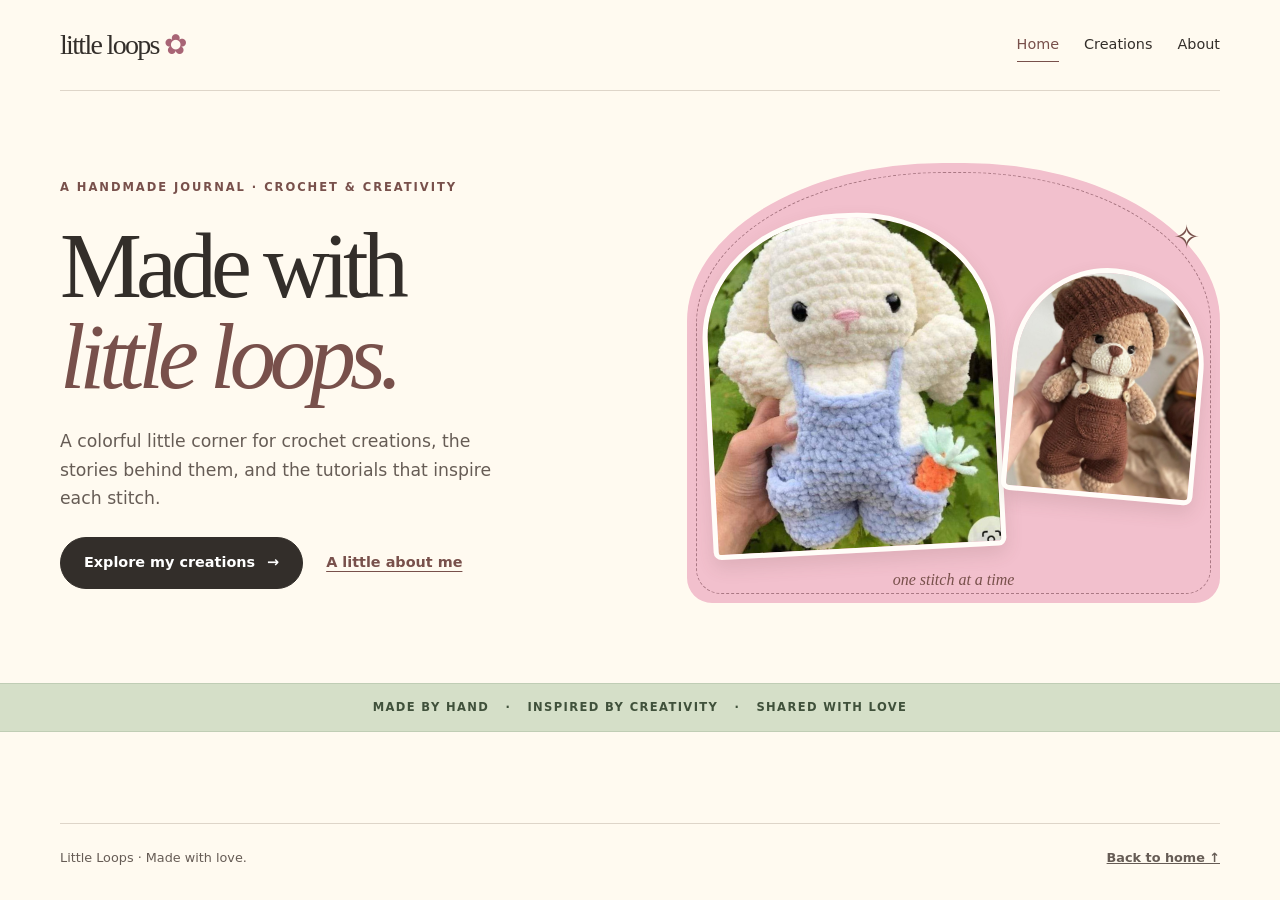
<file: index.html>
<!doctype html><html lang="en"><head><meta charset="utf-8"><meta name="viewport" content="width=device-width, initial-scale=1"><meta name="description" content="Little Loops — a handmade crochet portfolio."><title>Home | Little Loops</title><link rel="stylesheet" href="styles.css"></head><body><header class="shell nav"><a class="brand" href="index.html">little loops<span> ✿</span></a><nav class="navlinks" aria-label="Main navigation"><a href="index.html" aria-current="page">Home</a><a href="creations.html">Creations</a><a href="about.html">About</a></nav></header><main><section class="shell hero"><div class="hero-copy"><span class="eyebrow">A handmade journal · crochet &amp; creativity</span><h1>Made with<br><em>little loops.</em></h1><p>A colorful little corner for crochet creations, the stories behind them, and the tutorials that inspire each stitch.</p><div class="hero-actions"><a class="button" href="creations.html">Explore my creations <span aria-hidden="true">→</span></a><a class="text-link" href="about.html">A little about me</a></div></div><div class="hero-art"><img class="hero-main" src="images/carrot-bunny.jpg" alt="White crochet bunny in periwinkle overalls"><img class="hero-side" src="images/teddy-bear.jpg" alt="Crochet teddy bear in brown overalls"><span class="spark" aria-hidden="true">✧</span><span class="art-note">one stitch at a time</span></div></section><div class="stripe">MADE BY HAND &nbsp; · &nbsp; INSPIRED BY CREATIVITY &nbsp; · &nbsp; SHARED WITH LOVE</div></main><footer class="shell footer"><span>Little Loops · Made with love.</span><a href="index.html">Back to home ↑</a></footer></body></html>
</file>
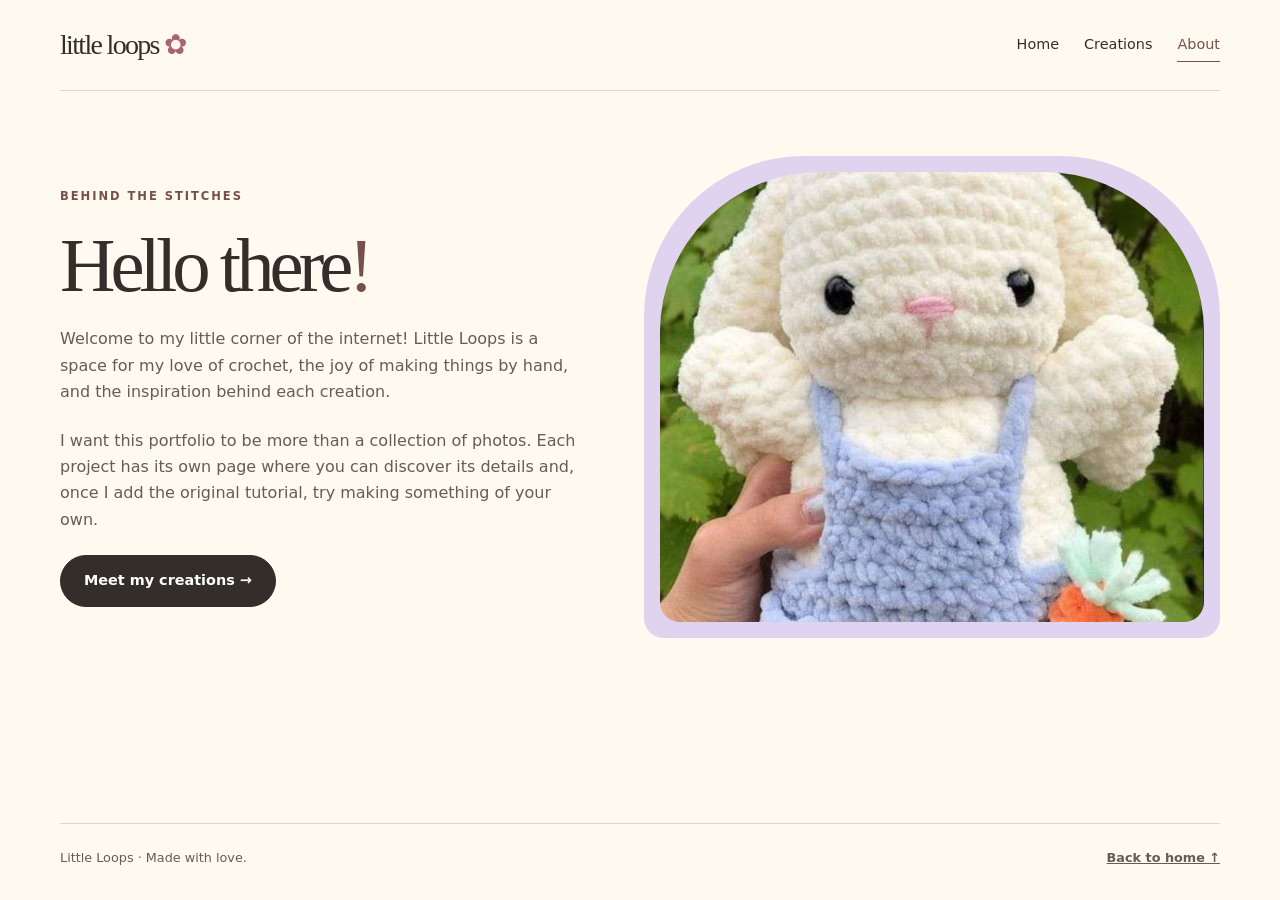
<file: about.html>
<!doctype html><html lang="en"><head><meta charset="utf-8"><meta name="viewport" content="width=device-width, initial-scale=1"><meta name="description" content="Little Loops — a handmade crochet portfolio."><title>About | Little Loops</title><link rel="stylesheet" href="styles.css"></head><body><header class="shell nav"><a class="brand" href="index.html">little loops<span> ✿</span></a><nav class="navlinks" aria-label="Main navigation"><a href="index.html">Home</a><a href="creations.html">Creations</a><a href="about.html" aria-current="page">About</a></nav></header><main><section class="shell about"><div class="about-copy"><span class="eyebrow">Behind the stitches</span><h1>Hello there<span style="color:var(--accent)">!</span></h1><p>Welcome to my little corner of the internet! Little Loops is a space for my love of crochet, the joy of making things by hand, and the inspiration behind each creation.</p><p>I want this portfolio to be more than a collection of photos. Each project has its own page where you can discover its details and, once I add the original tutorial, try making something of your own.</p><a class="button" href="creations.html">Meet my creations →</a></div><div class="about-photo"><img src="images/carrot-bunny.jpg" alt="Crochet bunny with blue overalls and a carrot"></div></section></main><footer class="shell footer"><span>Little Loops · Made with love.</span><a href="index.html">Back to home ↑</a></footer></body></html>
</file>
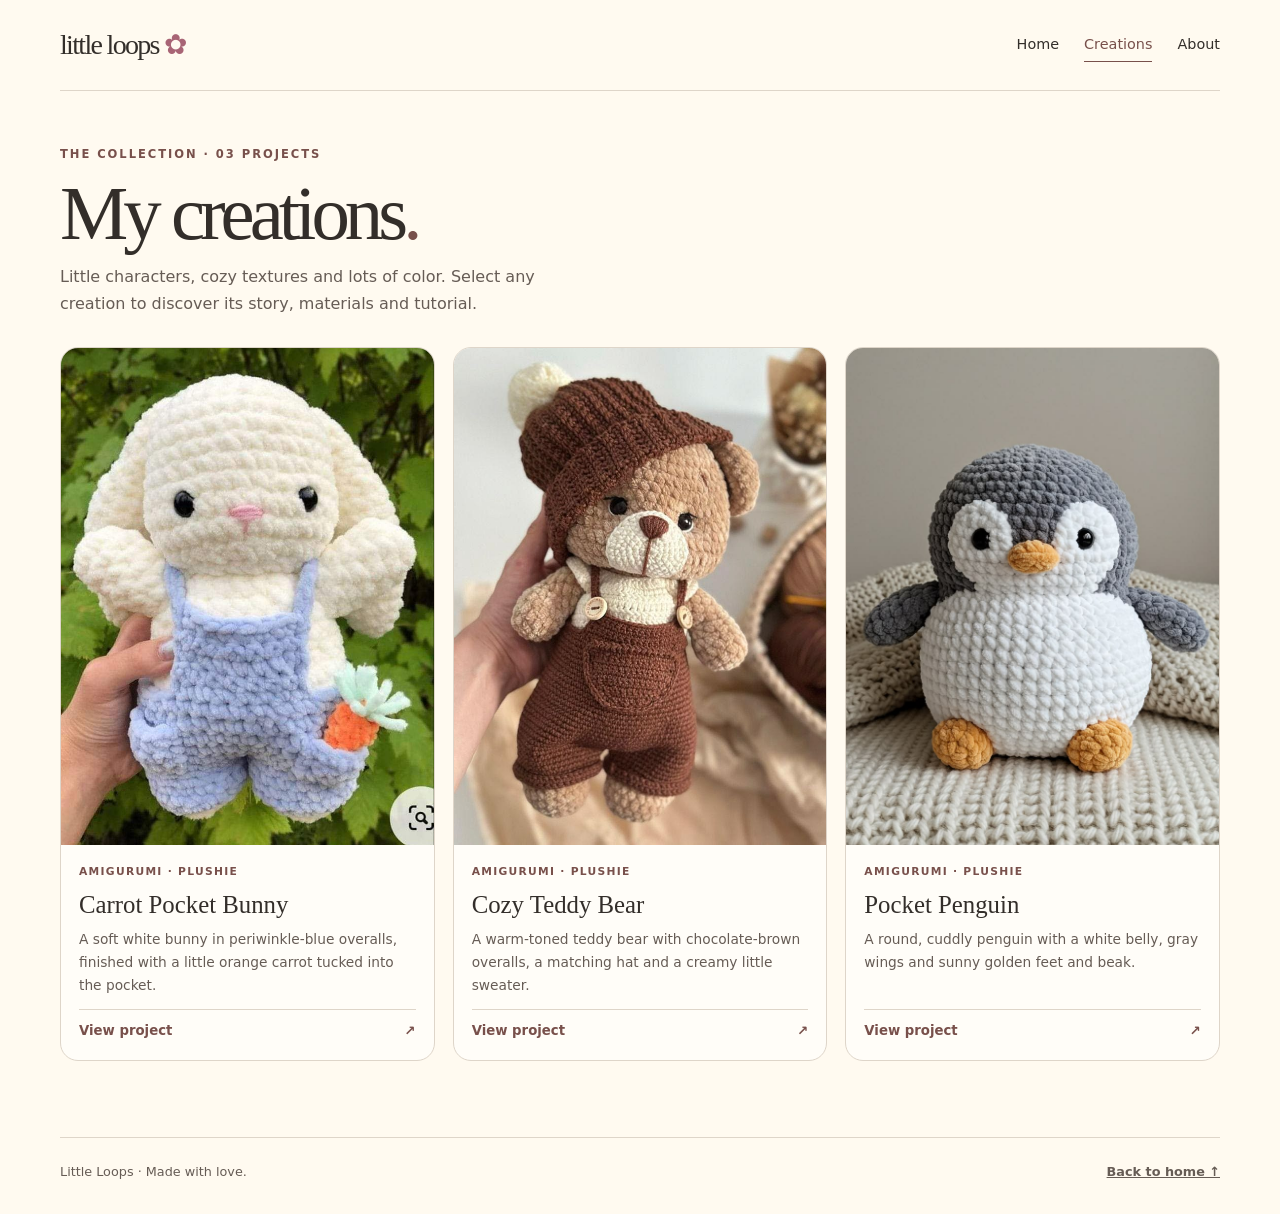
<file: creations.html>
<!doctype html><html lang="en"><head><meta charset="utf-8"><meta name="viewport" content="width=device-width, initial-scale=1"><meta name="description" content="Little Loops — a handmade crochet portfolio."><title>My creations | Little Loops</title><link rel="stylesheet" href="styles.css"></head><body><header class="shell nav"><a class="brand" href="index.html">little loops<span> ✿</span></a><nav class="navlinks" aria-label="Main navigation"><a href="index.html">Home</a><a href="creations.html" aria-current="page">Creations</a><a href="about.html">About</a></nav></header><main><section class="shell page-head"><span class="eyebrow">The collection · 03 projects</span><h1>My creations<span style="color:var(--accent)">.</span></h1><p>Little characters, cozy textures and lots of color. Select any creation to discover its story, materials and tutorial.</p></section><section class="shell gallery" aria-label="Crochet projects"><a class="project lilac" href="projects/carrot-bunny.html"><div class="project-image"><img src="images/carrot-bunny.jpg" alt="Carrot Pocket Bunny" loading="lazy"></div><div class="project-body"><span class="tag">Amigurumi · Plushie</span><h3>Carrot Pocket Bunny</h3><p>A soft white bunny in periwinkle-blue overalls, finished with a little orange carrot tucked into the pocket.</p><span class="card-link">View project <span aria-hidden="true">↗</span></span></div></a><a class="project pink" href="projects/teddy-bear.html"><div class="project-image"><img src="images/teddy-bear.jpg" alt="Cozy Teddy Bear" loading="lazy"></div><div class="project-body"><span class="tag">Amigurumi · Plushie</span><h3>Cozy Teddy Bear</h3><p>A warm-toned teddy bear with chocolate-brown overalls, a matching hat and a creamy little sweater.</p><span class="card-link">View project <span aria-hidden="true">↗</span></span></div></a><a class="project yellow" href="projects/penguin.html"><div class="project-image"><img src="images/penguin.jpg" alt="Pocket Penguin" loading="lazy"></div><div class="project-body"><span class="tag">Amigurumi · Plushie</span><h3>Pocket Penguin</h3><p>A round, cuddly penguin with a white belly, gray wings and sunny golden feet and beak.</p><span class="card-link">View project <span aria-hidden="true">↗</span></span></div></a></section></main><footer class="shell footer"><span>Little Loops · Made with love.</span><a href="index.html">Back to home ↑</a></footer></body></html>
</file>
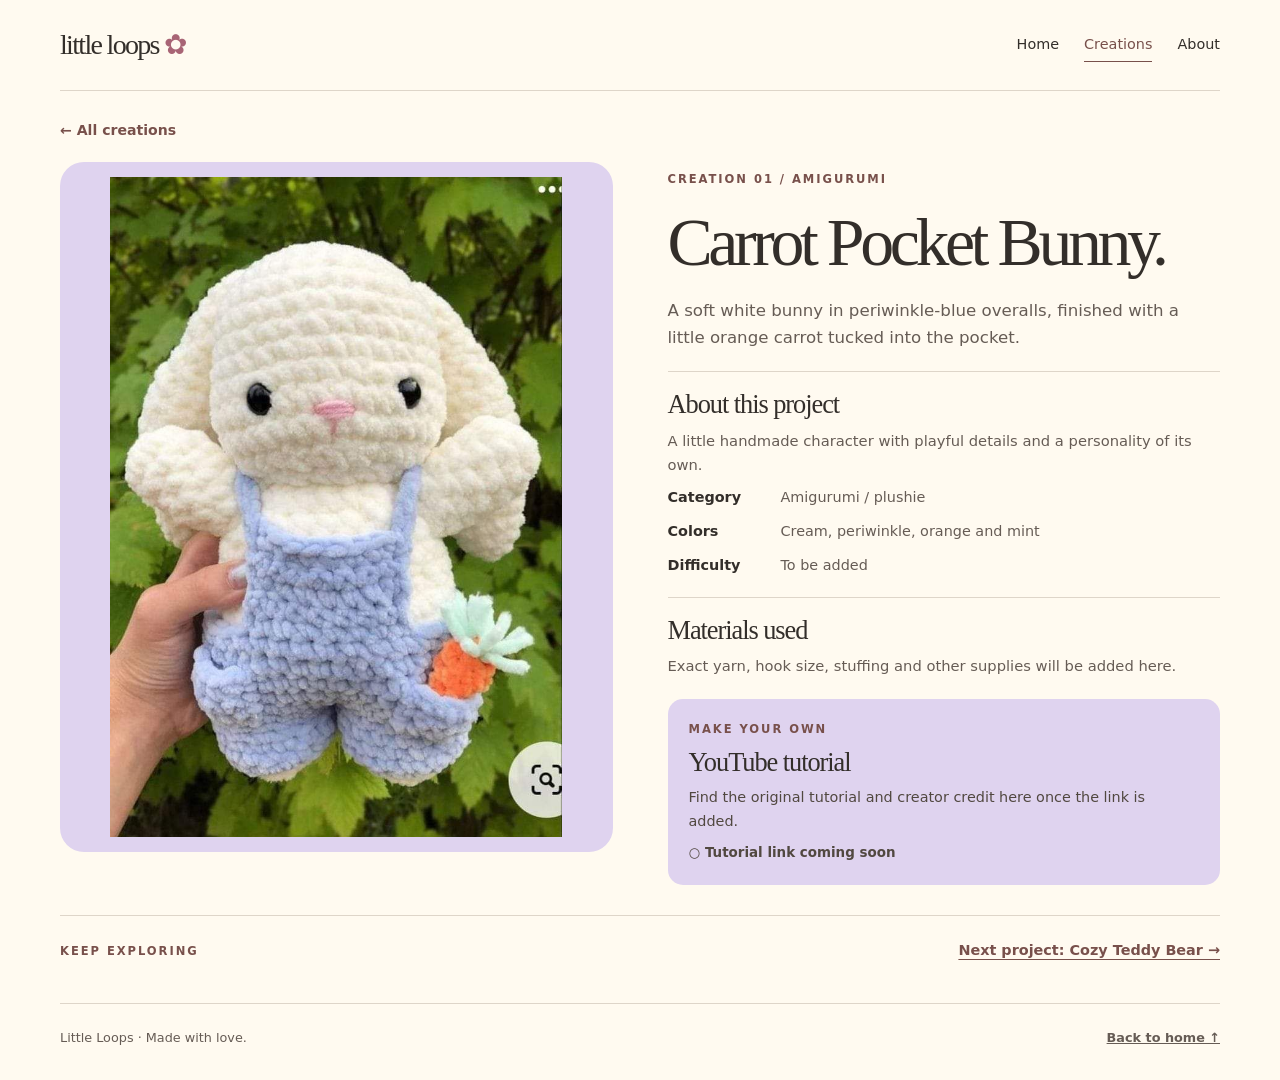
<file: projects/carrot-bunny.html>
<!doctype html><html lang="en"><head><meta charset="utf-8"><meta name="viewport" content="width=device-width, initial-scale=1"><meta name="description" content="Little Loops — a handmade crochet portfolio."><title>Carrot Pocket Bunny | Little Loops</title><link rel="stylesheet" href="../styles.css"></head><body><header class="shell nav"><a class="brand" href="../index.html">little loops<span> ✿</span></a><nav class="navlinks" aria-label="Main navigation"><a href="../index.html">Home</a><a href="../creations.html" aria-current="page">Creations</a><a href="../about.html">About</a></nav></header><main><div class="shell"><a class="back" href="../creations.html">← All creations</a><article class="detail lilac"><div><div class="photo-frame"><img src="../images/carrot-bunny.jpg" alt="Carrot Pocket Bunny"></div></div><div class="detail-copy"><span class="eyebrow">Creation 01 / Amigurumi</span><h1>Carrot Pocket Bunny.</h1><p class="lead">A soft white bunny in periwinkle-blue overalls, finished with a little orange carrot tucked into the pocket.</p><section class="info"><h2>About this project</h2><p>A little handmade character with playful details and a personality of its own.</p><dl><div><dt>Category</dt><dd>Amigurumi / plushie</dd></div><div><dt>Colors</dt><dd>Cream, periwinkle, orange and mint</dd></div><div><dt>Difficulty</dt><dd>To be added</dd></div></dl></section><section class="info"><h2>Materials used</h2><p>Exact yarn, hook size, stuffing and other supplies will be added here.</p></section><section class="tutorial-box"><span class="eyebrow">Make your own</span><h2>YouTube tutorial</h2><p>Find the original tutorial and creator credit here once the link is added.</p><!-- Replace the following status with an anchor to the original YouTube video when available. --><span class="pending">○ Tutorial link coming soon</span></section></div></article><div class="related"><span class="eyebrow">Keep exploring</span><a class="text-link" href="teddy-bear.html">Next project: Cozy Teddy Bear →</a></div></div></main><footer class="shell footer"><span>Little Loops · Made with love.</span><a href="../index.html">Back to home ↑</a></footer></body></html>
</file>
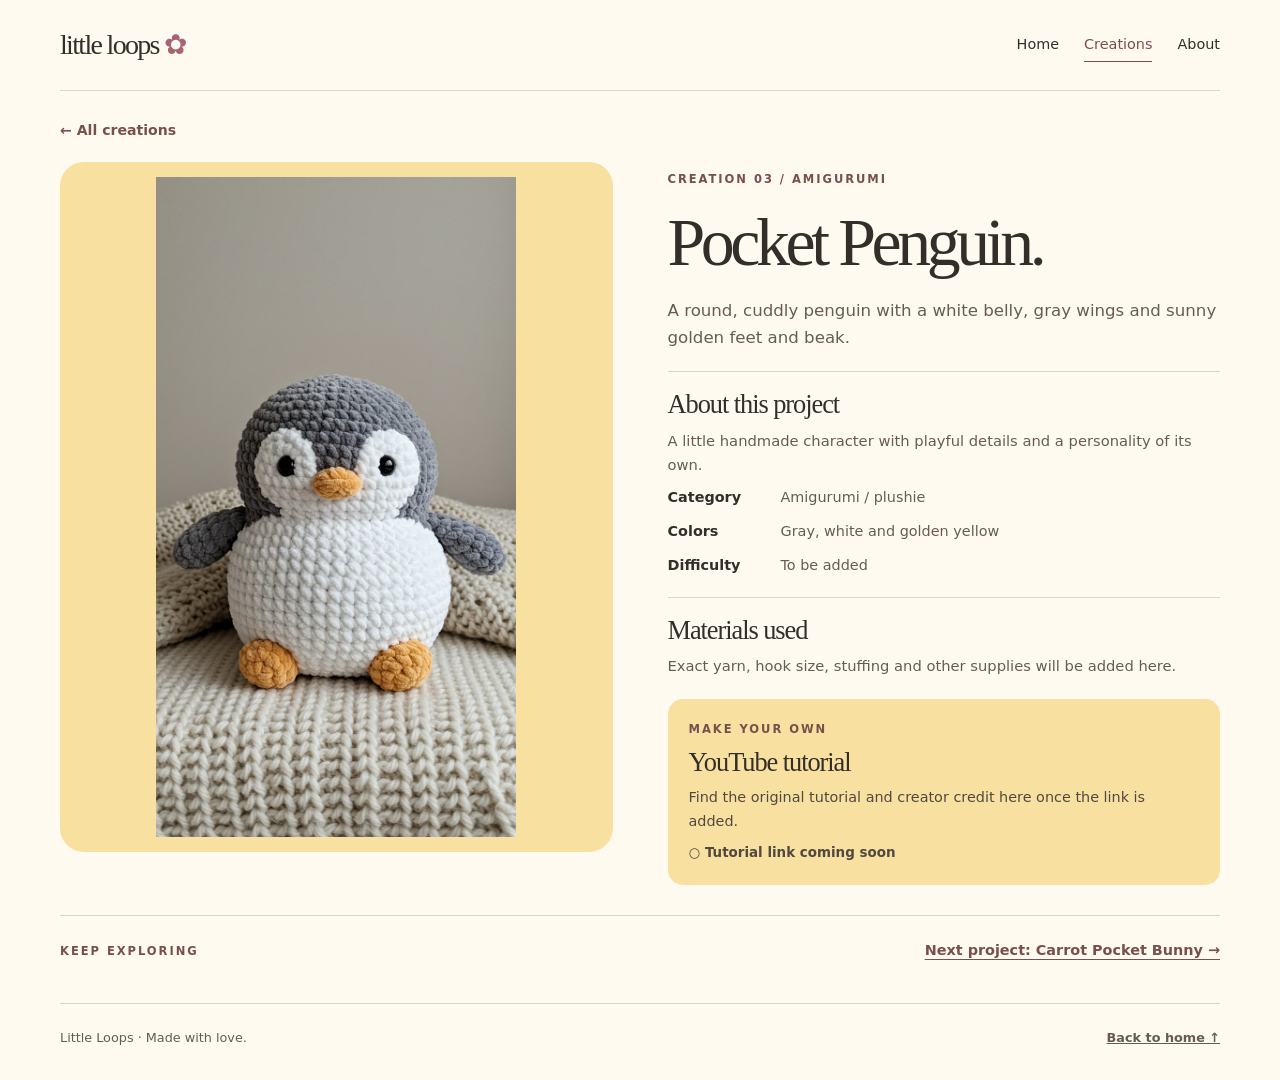
<file: projects/penguin.html>
<!doctype html><html lang="en"><head><meta charset="utf-8"><meta name="viewport" content="width=device-width, initial-scale=1"><meta name="description" content="Little Loops — a handmade crochet portfolio."><title>Pocket Penguin | Little Loops</title><link rel="stylesheet" href="../styles.css"></head><body><header class="shell nav"><a class="brand" href="../index.html">little loops<span> ✿</span></a><nav class="navlinks" aria-label="Main navigation"><a href="../index.html">Home</a><a href="../creations.html" aria-current="page">Creations</a><a href="../about.html">About</a></nav></header><main><div class="shell"><a class="back" href="../creations.html">← All creations</a><article class="detail yellow"><div><div class="photo-frame"><img src="../images/penguin.jpg" alt="Pocket Penguin"></div></div><div class="detail-copy"><span class="eyebrow">Creation 03 / Amigurumi</span><h1>Pocket Penguin.</h1><p class="lead">A round, cuddly penguin with a white belly, gray wings and sunny golden feet and beak.</p><section class="info"><h2>About this project</h2><p>A little handmade character with playful details and a personality of its own.</p><dl><div><dt>Category</dt><dd>Amigurumi / plushie</dd></div><div><dt>Colors</dt><dd>Gray, white and golden yellow</dd></div><div><dt>Difficulty</dt><dd>To be added</dd></div></dl></section><section class="info"><h2>Materials used</h2><p>Exact yarn, hook size, stuffing and other supplies will be added here.</p></section><section class="tutorial-box"><span class="eyebrow">Make your own</span><h2>YouTube tutorial</h2><p>Find the original tutorial and creator credit here once the link is added.</p><!-- Replace the following status with an anchor to the original YouTube video when available. --><span class="pending">○ Tutorial link coming soon</span></section></div></article><div class="related"><span class="eyebrow">Keep exploring</span><a class="text-link" href="carrot-bunny.html">Next project: Carrot Pocket Bunny →</a></div></div></main><footer class="shell footer"><span>Little Loops · Made with love.</span><a href="../index.html">Back to home ↑</a></footer></body></html>
</file>
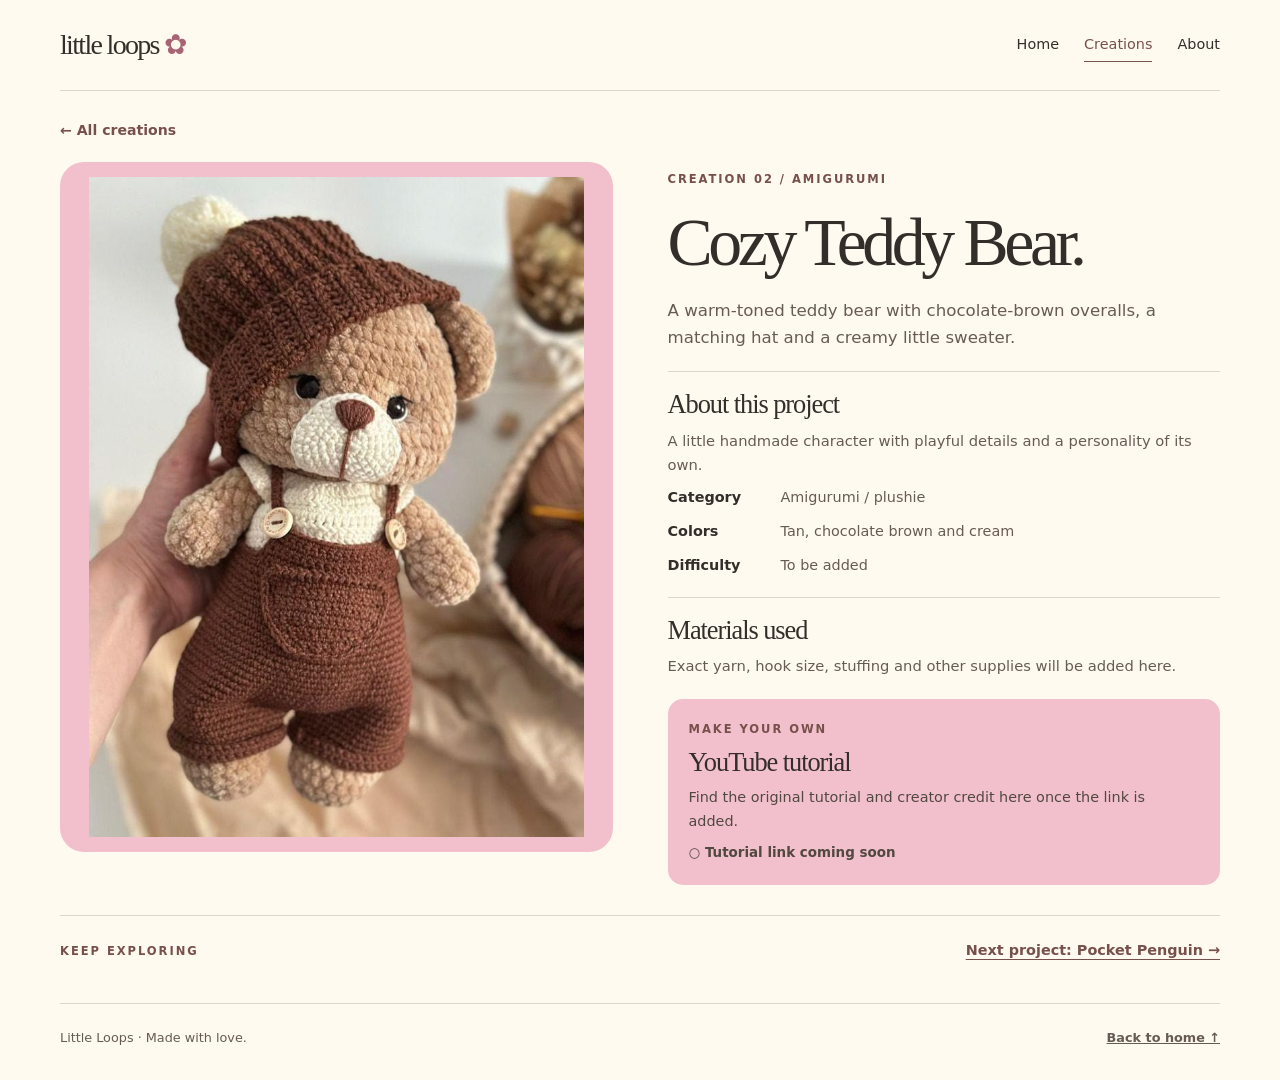
<file: projects/teddy-bear.html>
<!doctype html><html lang="en"><head><meta charset="utf-8"><meta name="viewport" content="width=device-width, initial-scale=1"><meta name="description" content="Little Loops — a handmade crochet portfolio."><title>Cozy Teddy Bear | Little Loops</title><link rel="stylesheet" href="../styles.css"></head><body><header class="shell nav"><a class="brand" href="../index.html">little loops<span> ✿</span></a><nav class="navlinks" aria-label="Main navigation"><a href="../index.html">Home</a><a href="../creations.html" aria-current="page">Creations</a><a href="../about.html">About</a></nav></header><main><div class="shell"><a class="back" href="../creations.html">← All creations</a><article class="detail pink"><div><div class="photo-frame"><img src="../images/teddy-bear.jpg" alt="Cozy Teddy Bear"></div></div><div class="detail-copy"><span class="eyebrow">Creation 02 / Amigurumi</span><h1>Cozy Teddy Bear.</h1><p class="lead">A warm-toned teddy bear with chocolate-brown overalls, a matching hat and a creamy little sweater.</p><section class="info"><h2>About this project</h2><p>A little handmade character with playful details and a personality of its own.</p><dl><div><dt>Category</dt><dd>Amigurumi / plushie</dd></div><div><dt>Colors</dt><dd>Tan, chocolate brown and cream</dd></div><div><dt>Difficulty</dt><dd>To be added</dd></div></dl></section><section class="info"><h2>Materials used</h2><p>Exact yarn, hook size, stuffing and other supplies will be added here.</p></section><section class="tutorial-box"><span class="eyebrow">Make your own</span><h2>YouTube tutorial</h2><p>Find the original tutorial and creator credit here once the link is added.</p><!-- Replace the following status with an anchor to the original YouTube video when available. --><span class="pending">○ Tutorial link coming soon</span></section></div></article><div class="related"><span class="eyebrow">Keep exploring</span><a class="text-link" href="penguin.html">Next project: Pocket Penguin →</a></div></div></main><footer class="shell footer"><span>Little Loops · Made with love.</span><a href="../index.html">Back to home ↑</a></footer></body></html>
</file>
<file: styles.css>
:root{--paper:#fffaf0;--ink:#332e2a;--muted:#665c55;--pink:#f2c0cd;--sage:#d5dfc8;--yellow:#f8e0a1;--lilac:#dfd3ef;--line:#ded5c9;--white:#fffdf8;--accent:#78504b}*{box-sizing:border-box}body{margin:0;background:var(--paper);color:var(--ink);font:16px/1.65 system-ui,-apple-system,BlinkMacSystemFont,"Segoe UI",sans-serif;min-height:100vh;display:flex;flex-direction:column}main{flex:1}a{color:inherit}a:focus-visible{outline:3px solid #78504b;outline-offset:5px}h1,h2,h3,p{margin:0}h1,h2,h3,.brand{font-family:Georgia,"Times New Roman",serif;font-weight:normal}h1{font-size:clamp(3rem,7.2vw,6.3rem);line-height:.99;letter-spacing:-.065em}h2{font-size:clamp(2rem,4vw,3rem);line-height:1.1;letter-spacing:-.04em}h3{font-size:1.55rem;line-height:1.2}p{color:var(--muted)}.shell{width:min(1160px,calc(100% - 56px));margin-inline:auto}.eyebrow{font-size:.72rem;text-transform:uppercase;letter-spacing:.17em;font-weight:750;color:var(--accent)}.nav{display:flex;align-items:center;justify-content:space-between;gap:20px;padding:22px 0;border-bottom:1px solid var(--line)}.brand{text-decoration:none;font-size:1.75rem;letter-spacing:-.06em;white-space:nowrap}.brand span{color:#a86475}.navlinks{display:flex;gap:25px;flex-wrap:wrap;font-size:.9rem;align-items:center}.navlinks a{text-decoration:none;padding:5px 0;border-bottom:1px solid transparent}.navlinks a:hover,.navlinks a[aria-current=page]{border-color:var(--accent);color:var(--accent)}.hero{display:grid;grid-template-columns:1fr .95fr;align-items:center;gap:66px;padding:72px 0 80px;min-height:580px}.hero-copy{display:grid;gap:24px}.hero-copy p{max-width:455px;font-size:1.08rem}.hero em{color:var(--accent);font-weight:normal}.button{display:inline-flex;align-items:center;justify-content:center;gap:12px;width:fit-content;padding:13px 23px;background:var(--ink);color:white;border-radius:50px;text-decoration:none;font-size:.9rem;font-weight:650;border:1px solid var(--ink);transition:background .2s,transform .2s}.button:hover{background:var(--accent);transform:translateY(-2px)}.text-link{font-size:.9rem;font-weight:650;text-underline-offset:4px;color:var(--accent);width:fit-content}.hero-actions{display:flex;align-items:center;gap:23px;flex-wrap:wrap}.hero-art{position:relative;display:grid;grid-template-columns:1.22fr .8fr;gap:12px;align-items:center;padding:22px 18px;background:var(--pink);border-radius:48% 48% 25px 25px / 36% 36% 25px 25px;min-height:440px;isolation:isolate}.hero-art:before{content:"";position:absolute;inset:9px;border:1px dashed #aa7884;border-radius:inherit;z-index:-1}.hero-art img{width:100%;display:block;object-fit:cover;border:5px solid var(--white);box-shadow:0 8px 18px #60494024}.hero-main{height:340px;border-radius:48% 48% 8px 8px / 36% 36% 8px 8px;object-position:center 58%;transform:rotate(-3deg)}.hero-side{height:230px;border-radius:100px 100px 9px 9px;object-position:center 42%;transform:rotate(5deg)}.art-note{position:absolute;bottom:10px;left:0;right:0;text-align:center;font-family:Georgia,serif;font-style:italic;font-size:1rem;color:var(--accent)}.spark{position:absolute;color:var(--accent);font-size:2rem;right:20px;top:48px}.stripe{background:var(--sage);border-block:1px solid #c0cdb5;padding:14px 16px;text-align:center;letter-spacing:.12em;font-size:.72rem;font-weight:700;color:#40513b}.footer{border-top:1px solid var(--line);display:flex;justify-content:space-between;gap:12px;flex-wrap:wrap;padding:23px 0 32px;font-size:.8rem;margin-top:40px;color:var(--muted)}.footer a{font-weight:650}.page-head{padding:54px 0 30px;display:grid;gap:12px}.page-head h1{font-size:clamp(3rem,6vw,5rem)}.page-head p{max-width:530px}.gallery{display:grid;grid-template-columns:repeat(3,minmax(0,1fr));gap:18px;padding-bottom:36px}.project{display:flex;flex-direction:column;background:var(--white);border:1px solid var(--line);border-radius:18px;overflow:hidden;text-decoration:none;transition:transform .2s,box-shadow .2s}.project:hover{transform:translateY(-5px);box-shadow:0 12px 30px #42312513}.project-image{aspect-ratio:3/4;overflow:hidden;position:relative}.project-image img{width:100%;height:100%;object-fit:cover;display:block;object-position:center 58%}.project-body{display:flex;flex-direction:column;gap:9px;padding:18px;flex:1}.tag{font-size:.67rem;letter-spacing:.12em;text-transform:uppercase;font-weight:750;color:var(--accent)}.project-body p{font-size:.86rem;flex:1}.card-link{font-size:.83rem;font-weight:700;color:var(--accent);display:flex;justify-content:space-between;border-top:1px solid var(--line);padding-top:10px;margin-top:4px}.back{display:inline-block;margin:28px 0 20px;text-decoration:none;color:var(--accent);font-size:.88rem;font-weight:650}.back:hover{text-decoration:underline}.detail{display:grid;grid-template-columns:1fr 1fr;gap:55px;align-items:start;padding-bottom:30px}.photo-frame{background:var(--tone);padding:15px;border-radius:24px;position:relative}.photo-frame img{display:block;width:100%;height:auto;max-height:660px;object-fit:contain;border-radius:13px}.photo-note{font-size:.78rem;padding:9px 3px 0;color:var(--muted)}.detail-copy{display:grid;gap:20px;padding-top:8px}.detail-copy h1{font-size:clamp(2.9rem,5.3vw,4.7rem)}.lead{font-size:1.04rem}.info{border-top:1px solid var(--line);padding-top:18px;display:grid;gap:9px}.info h2{font-size:1.65rem}.info p{font-size:.92rem}.info dl{margin:0;display:grid;gap:10px}.info dl div{display:grid;grid-template-columns:105px 1fr;gap:8px;font-size:.9rem}.info dt{font-weight:650;color:var(--ink)}.info dd{margin:0;color:var(--muted)}.tutorial-box{background:var(--tone);border-radius:15px;padding:21px;display:grid;gap:9px}.tutorial-box h2{font-size:1.65rem}.tutorial-box p{font-size:.9rem;color:#514840}.pending{font-size:.84rem;font-weight:650;color:#514840;display:flex;align-items:center;gap:8px}.related{border-top:1px solid var(--line);padding-top:23px;display:flex;justify-content:space-between;align-items:center;gap:16px;flex-wrap:wrap}.about{display:grid;grid-template-columns:.9fr 1fr;gap:65px;align-items:center;padding:65px 0}.about-copy{display:grid;gap:22px}.about-copy h1{font-size:clamp(3rem,6vw,5rem)}.about-photo{padding:16px;background:var(--lilac);border-radius:160px 160px 20px 20px}.about-photo img{display:block;width:100%;height:450px;object-fit:cover;border-radius:inherit;object-position:center 42%}.sage{--tone:var(--sage)}.lilac{--tone:var(--lilac)}.pink{--tone:var(--pink)}.yellow{--tone:var(--yellow)}@media(max-width:950px){.gallery{grid-template-columns:repeat(2,minmax(0,1fr))}.hero{gap:30px;min-height:0}.hero-art{min-height:365px}.hero-main{height:270px}.hero-side{height:185px}.detail,.about{gap:30px}}@media(max-width:680px){.shell{width:calc(100% - 32px)}.nav{gap:8px;flex-wrap:wrap;padding:14px 0}.navlinks{gap:18px;font-size:.83rem}.hero,.detail,.about{grid-template-columns:1fr}.hero{padding:44px 0;gap:30px}.hero-art{max-width:450px;width:100%;margin:auto}.hero-copy{gap:18px}.gallery{gap:12px}.project-body{padding:12px;gap:6px}.project-body h3{font-size:1.25rem}.project-body p{font-size:.8rem}.page-head{padding:38px 0 24px}.detail-copy{padding-top:0}.about{padding:40px 0}.about-photo img{height:340px}.photo-frame img{max-height:530px}.footer{margin-top:26px}}@media(max-width:365px){.gallery{grid-template-columns:1fr}.hero-art{min-height:315px}.hero-main{height:230px}.hero-side{height:155px}}@media(prefers-reduced-motion:reduce){*{transition:none!important}}
</file>
